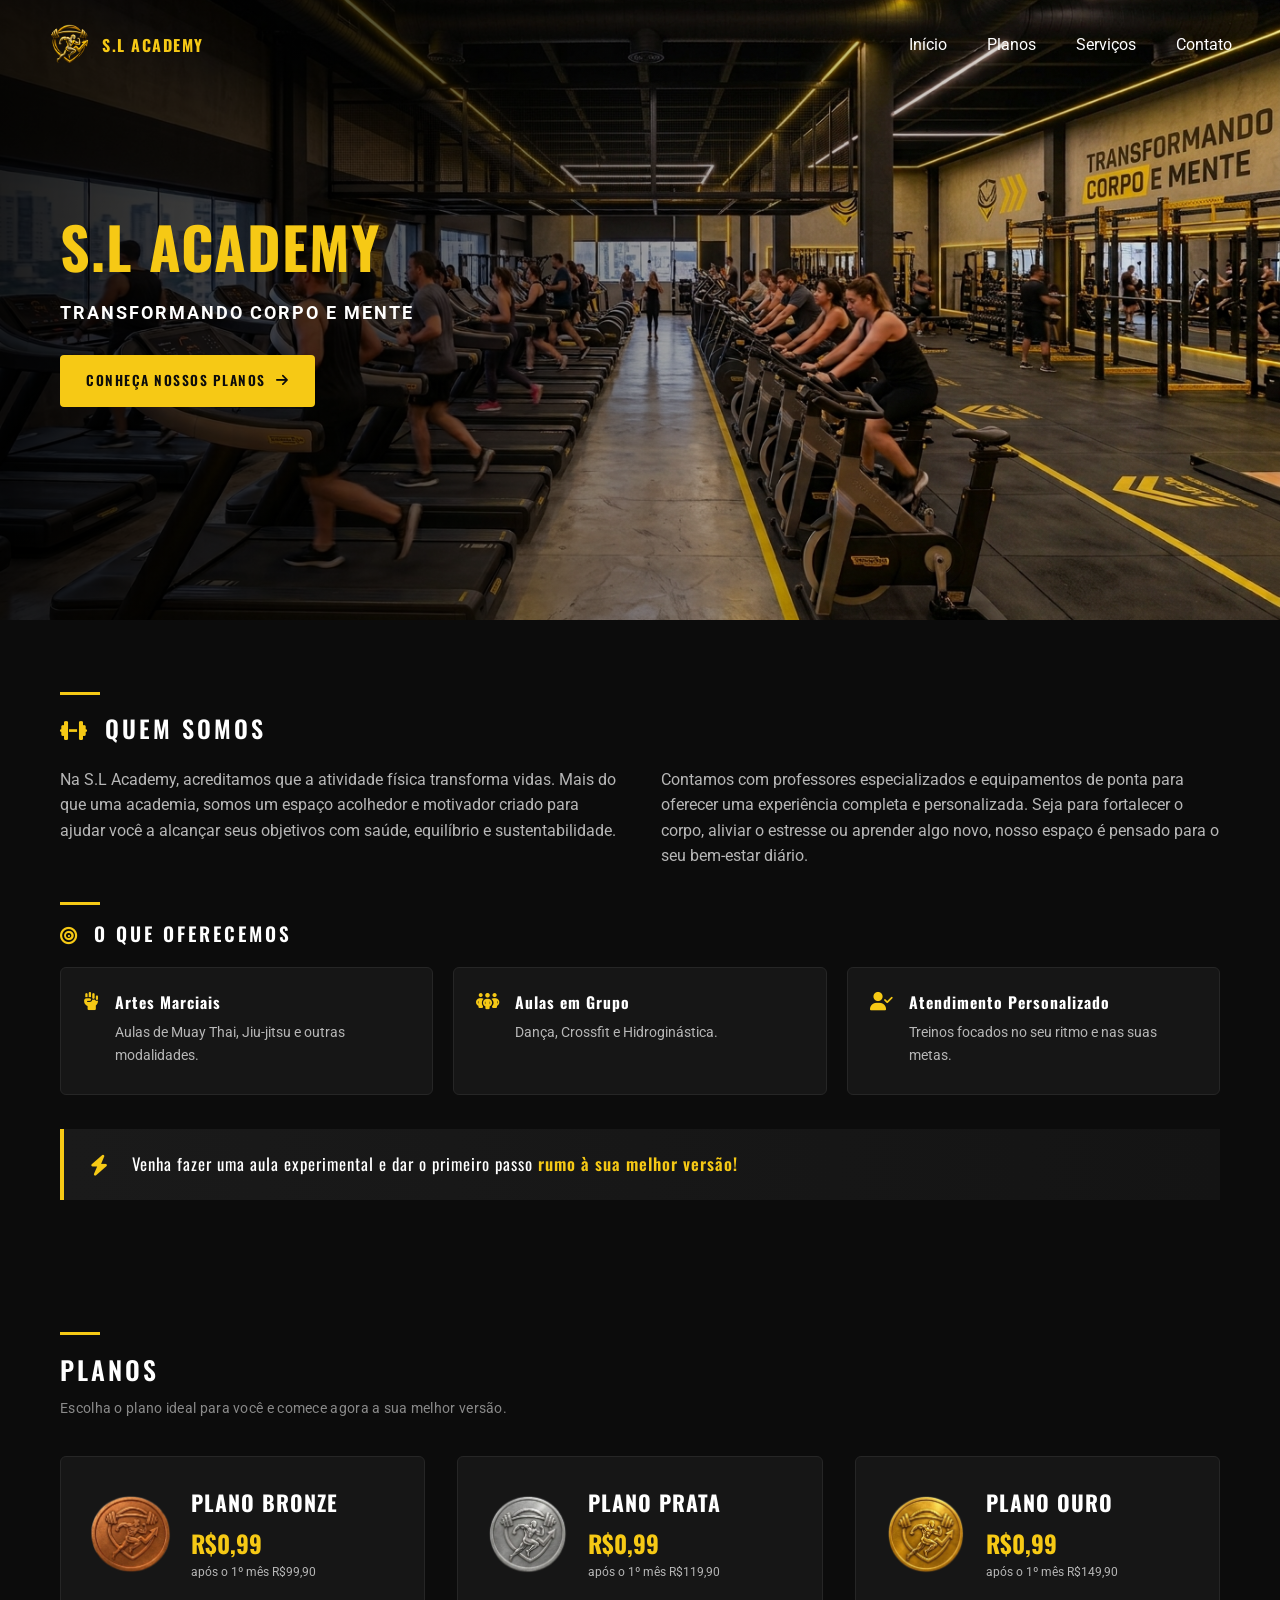
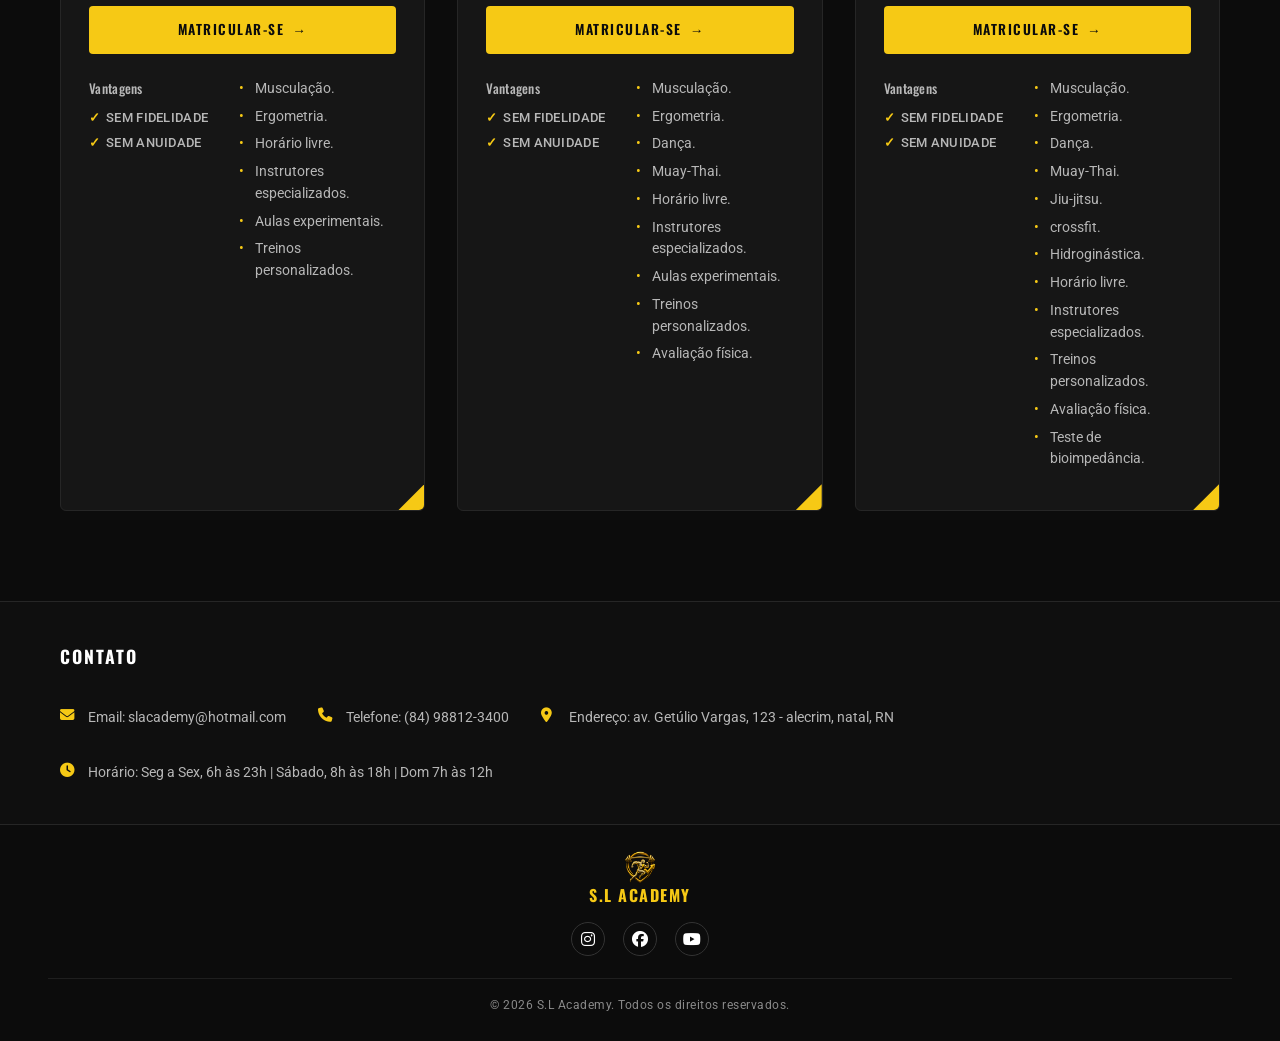
<file: index.html>
<!DOCTYPE html>
<html lang="pt-br">
<head>
    <meta charset="UTF-8">
    <meta name="viewport" content="width=device-width, initial-scale=1.0">
    <title>S.L Academy</title>
    <link rel="icon" type="image/png" sizes="64x64" href="assets/logo-academia.png">
    <link rel="stylesheet" href="styles.css"> 
    <link rel="stylesheet" href="https://cdnjs.cloudflare.com/ajax/libs/font-awesome/6.4.0/css/all.min.css">
</head>
<body>
    <header class="hero" id="inicio">
        <nav class="navbar">
            <div class="logo">
                <img src="assets/logo-academia.png" alt="Logo da S.L Academy" class="logo-badge">
                <span class="logo-text"><strong>S.L Academy</strong></span>
            </div>
            <ul class="navlinks">
                <li><a href="#inicio">Início</a></li>
                <li><a href="#planos">Planos</a></li>
                <li><a href="#servicos">Serviços</a></li>
                <li><a href="#contato">Contato</a></li>
            </ul>
        </nav>
        <!--aqui vai a imagem de fundo da academia-->
        <div class="hero-content">
            <img src="assets/background2.jpg" alt="Imagem da S.L Academy" class="hero-image">
            <h1><span class="hero-linha2">S.L Academy</span></h1>
            <p><strong>Transformando Corpo e Mente</strong></p>
            <a href="#planos" class="btn-hero">Conheça nossos planos <i class="fa-solid fa-arrow-right"></i></a>
        </div>
    </header>
    <main>
        <section class="sobre-container">
            <div class="quem-somos">
                <h2><i class="fa-solid fa-dumbbell icon-title"></i> Quem somos</h2>
                <div class="quem-somos-texto">
                    <p>Na S.L Academy, acreditamos que a atividade física transforma vidas. Mais do que uma academia, somos um espaço acolhedor e motivador criado para ajudar você a alcançar seus objetivos com saúde, equilíbrio e sustentabilidade.</p>
                    <p>Contamos com professores especializados e equipamentos de ponta para oferecer uma experiência completa e personalizada. Seja para fortalecer o corpo, aliviar o estresse ou aprender algo novo, nosso espaço é pensado para o seu bem-estar diário.</p>
                </div>
            </div>

            <div class="ofertas-container" id="servicos">
                <h3><i class="fa-solid fa-bullseye icon-title"></i> O que oferecemos</h3>
                <div class="ofertas-grid">
                    <article class="oferta-item">
                        <i class="fa-solid fa-hand-fist icon-item"></i>
                        <div>
                            <strong>Artes Marciais</strong>
                            <p>Aulas de Muay Thai, Jiu-jitsu e outras modalidades.</p>
                        </div>
                    </article>
                    <article class="oferta-item">
                        <i class="fa-solid fa-people-group icon-item"></i>
                        <div>
                            <strong>Aulas em Grupo</strong>
                            <p>Dança, Crossfit e Hidroginástica.</p>
                        </div>
                    </article>
                    <article class="oferta-item">
                        <i class="fa-solid fa-user-check icon-item"></i>
                        <div>
                            <strong>Atendimento Personalizado</strong>
                            <p>Treinos focados no seu ritmo e nas suas metas.</p>
                        </div>
                    </article>
                </div>
            </div>

            <p class="sobre-destaque"><i class="fa-solid fa-bolt icon-item"></i>Venha fazer uma aula experimental e dar o primeiro passo <span class="destaque">rumo à sua melhor versão!</span></p>
        </section>
        <section id="planos" class="planos-container">
            <h2>Planos</h2>
            <div class="menu-grid">
                <div class="menu-item">
                    <div class="plano-cabecalho">
                        <img src="assets/bronze-cunhada.png" alt="Plano Bronze">
                        <div class="plano-titulo">
                            <h3>Plano Bronze</h3>
                            <p><strong>R$0,99</strong></p>
                            <p>após o 1º mês R$99,90</p>
                        </div>
                    </div>
                    <a href="matricula.html" class="btn-matricular">Matricular-se</a>
                    <div class="plano-conteudo">
                    <div class="plano-vantagens">
                        <p><strong>Vantagens</strong></p>
                        <p><span style="color: green; font-weight: bold;">✓</span><strong>SEM FIDELIDADE</strong></p>
                        <p><span style="color: green; font-weight: bold;">✓</span><strong>SEM ANUIDADE</strong></p>
                    </div>
                    <ul>
                        <li>Musculação.</li>
                        <li>Ergometria.</li>
                        <li>Horário livre.</li>
                        <li>Instrutores especializados.</li>
                        <li>Aulas experimentais.</li>
                        <li>Treinos personalizados.</li>
                    </ul>
                    </div>
                </div>
                <div class="menu-item">
                    <div class="plano-cabecalho">
                        <img src="assets/prata-cunhada.png" alt="Plano Prata">
                        <div class="plano-titulo">
                            <h3>Plano Prata</h3>
                            <p><strong>R$0,99</strong></p>
                            <p>após o 1º mês R$119,90</p>
                        </div>
                    </div>
                    <a href="matricula.html" class="btn-matricular">Matricular-se</a>
                    <div class="plano-conteudo">
                    <div class="plano-vantagens">
                        <p><strong>Vantagens</strong></p>
                        <p><span style="color: green; font-weight: bold;">✓</span><strong>SEM FIDELIDADE</strong></p>
                        <p><span style="color: green; font-weight: bold;">✓</span><strong>SEM ANUIDADE</strong></p>
                    </div>
                    <ul>
                        <li>Musculação.</li>
                        <li>Ergometria.</li>
                        <li>Dança.</li>
                        <li>Muay-Thai.</li>
                        <li>Horário livre.</li>
                        <li>Instrutores especializados.</li>
                        <li>Aulas experimentais.</li>
                        <li>Treinos personalizados.</li>
                        <li>Avaliação física.</li>
                    </ul>
                    </div>
                </div>
                <div class="menu-item">
                    <div class="plano-cabecalho">
                        <img src="assets/ouro-cunhada.png" alt="Plano Ouro">
                        <div class="plano-titulo">
                            <h3>Plano Ouro</h3>
                            <p><strong>R$0,99</strong></p>
                            <p>após o 1º mês R$149,90</p>
                        </div>
                    </div>
                    <a href="matricula.html" class="btn-matricular">Matricular-se</a>
                    <div class="plano-conteudo">
                    <div class="plano-vantagens">
                        <p><strong>Vantagens</strong></p>
                        <p><span style="color: green; font-weight: bold;">✓</span><strong>SEM FIDELIDADE</strong></p>
                        <p><span style="color: green; font-weight: bold;">✓</span><strong>SEM ANUIDADE</strong></p>
                    </div>
                    <ul>
                        <li>Musculação.</li>
                        <li>Ergometria.</li>
                        <li>Dança.</li>
                        <li>Muay-Thai.</li>
                        <li>Jiu-jitsu.</li>
                        <li>crossfit.</li>
                        <li>Hidroginástica.</li>
                        <li>Horário livre.</li>
                        <li>Instrutores especializados.</li>
                        <li>Treinos personalizados.</li>
                        <li>Avaliação física.</li>
                        <li>Teste de bioimpedância.</li>
                    </ul>
                    </div>
                </div>
            </div>
        </section>
        <section id="contato">
            <h2>Contato</h2>
            <p><i class="fa-solid fa-envelope icon-item"></i>Email: slacademy@hotmail.com</p>
            <p><i class="fa-solid fa-phone icon-item"></i>Telefone: (84) 98812-3400</p>
            <p><i class="fa-solid fa-location-dot icon-item"></i>Endereço: av. Getúlio Vargas, 123 - alecrim, natal, RN</p>
            <p><i class="fa-solid fa-clock icon-item"></i>Horário: Seg a Sex, 6h às 23h | Sábado, 8h às 18h | Dom 7h às 12h</p>
        </section>
    </main>
    <footer>
        <div class="footer-brand">
            <img src="assets/logo-academia.png" alt="Logo da S.L Academy" class="logo-badge">
            <span class="logo-text"><strong>S.L Academy</strong></span>
        </div>
        <div class="footer-social">
            <a href="#" aria-label="Instagram"><i class="fa-brands fa-instagram"></i></a>
            <a href="#" aria-label="Facebook"><i class="fa-brands fa-facebook"></i></a>
            <a href="#" aria-label="YouTube"><i class="fa-brands fa-youtube"></i></a>
        </div>
        <p>&copy; 2026 S.L Academy. Todos os direitos reservados.</p>
    </footer>
</body>
</html>
</file>
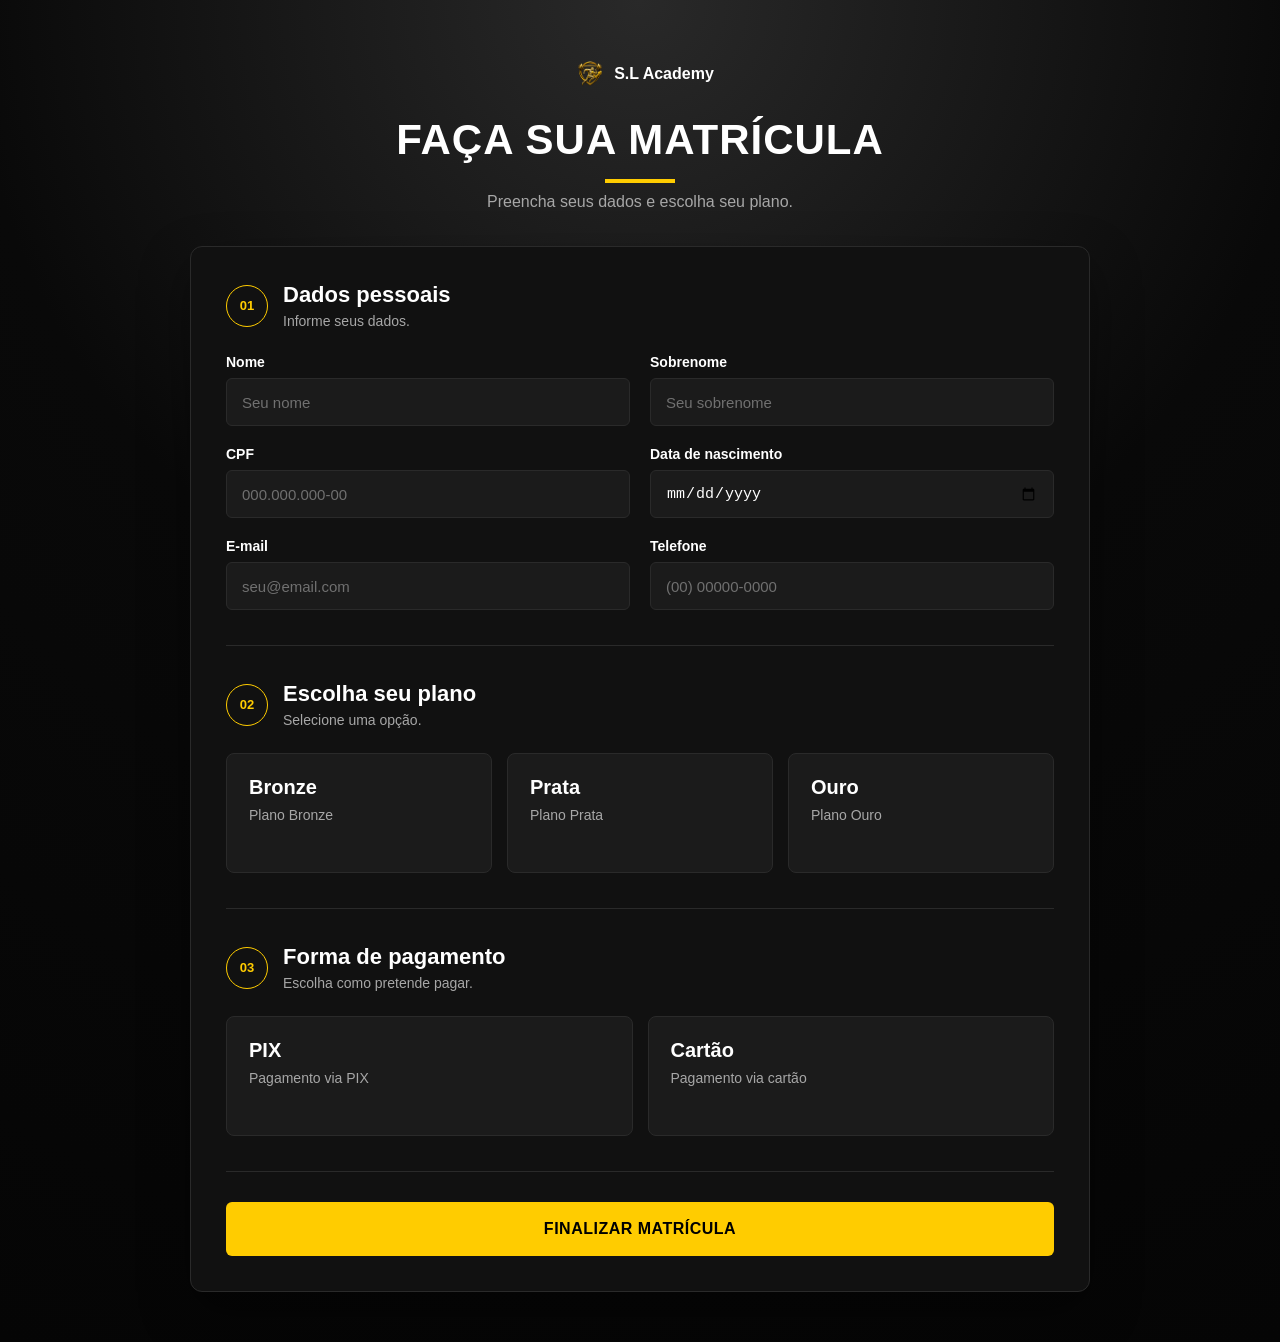
<file: matricula.html>
<!DOCTYPE html>
<html lang="pt-BR">

<head>
    <meta charset="UTF-8">
    <meta name="viewport" content="width=device-width, initial-scale=1.0">
    <title>Matrícula</title>
    <link rel="stylesheet" href="matricula.css">
</head>

<body>

    <main class="matricula">
        <div class="logo-area">
            <img src="assets/logo-academia.png" alt="Logo da S.L Academy" class="logo-badge">
            <span class="logo-text"><strong>S.L Academy</strong></span>

        </div>

        <header class="matricula-header">
            <h1>Faça sua matrícula</h1>
            <p>Preencha seus dados e escolha seu plano.</p>
        </header>

        <form class="matricula-form">

            <section class="form-section">
                <div class="section-title">
                    <span>01</span>
                    <div>
                        <h2>Dados pessoais</h2>
                        <p>Informe seus dados.</p>
                    </div>
                </div>

                <div class="form-grid">
                    <div class="form-group">
                        <label for="nome">Nome</label>
                        <input type="text" id="nome" placeholder="Seu nome">
                    </div>

                    <div class="form-group">
                        <label for="sobrenome">Sobrenome</label>
                        <input type="text" id="sobrenome" placeholder="Seu sobrenome">
                    </div>

                    <div class="form-group">
                        <label for="cpf">CPF</label>
                        <input type="text" id="cpf" placeholder="000.000.000-00">
                    </div>

                    <div class="form-group">
                        <label for="nascimento">Data de nascimento</label>
                        <input type="date" id="nascimento">
                    </div>

                    <div class="form-group">
                        <label for="email">E-mail</label>
                        <input type="email" id="email" placeholder="seu@email.com">
                    </div>

                    <div class="form-group">
                        <label for="telefone">Telefone</label>
                        <input type="tel" id="telefone" placeholder="(00) 00000-0000">
                    </div>
                </div>
            </section>

            <section class="form-section">
                <div class="section-title">
                    <span>02</span>
                    <div>
                        <h2>Escolha seu plano</h2>
                        <p>Selecione uma opção.</p>
                    </div>
                </div>

                <div class="plan-options">

                    <label class="plan-card">
                        <input type="radio" name="plano" value="bronze">
                        <div class="card-content">
                            <h3>Bronze</h3>
                            <p>Plano Bronze</p>
                        </div>
                    </label>

                    <label class="plan-card">
                        <input type="radio" name="plano" value="prata">
                        <div class="card-content">
                            <h3>Prata</h3>
                            <p>Plano Prata</p>
                        </div>
                    </label>

                    <label class="plan-card">
                        <input type="radio" name="plano" value="ouro">
                        <div class="card-content">
                            <h3>Ouro</h3>
                            <p>Plano Ouro</p>
                        </div>
                    </label>

                </div>
            </section>

            <section class="form-section">
                <div class="section-title">
                    <span>03</span>
                    <div>
                        <h2>Forma de pagamento</h2>
                        <p>Escolha como pretende pagar.</p>
                    </div>
                </div>

                <div class="payment-options">

                    <label class="payment-card">
                        <input type="radio" name="pagamento" value="pix">
                        <div class="card-content">
                            <h3>PIX</h3>
                            <p>Pagamento via PIX</p>
                        </div>
                    </label>

                    <label class="payment-card">
                        <input type="radio" name="pagamento" value="cartao">
                        <div class="card-content">
                            <h3>Cartão</h3>
                            <p>Pagamento via cartão</p>
                        </div>
                    </label>

                </div>
            </section>

            <div class="form-actions">
                <button type="button" class="btn-matricula">
                    Finalizar matrícula
                </button>
            </div>

        </form>

    </main>

</body>
</html>
</file>
<file: styles.css>
/* É AQUI QUE O FILHO CHORA A MÃE VÊ É DA RISADA*/
@import url('https://fonts.googleapis.com/css2?family=Oswald:wght@400;500;600;700&family=Roboto:wght@300;400;500;700&display=swap');

:root {
  --preto: #0c0c0c;
  --preto-card: #161616;
  --preto-card-2: #1b1b1b;
  --amarelo: #F6C915;
  --amarelo-escuro: #d9ad0a;
  --branco: #ffffff;
  --cinza-claro: #b7b7b7;
  --cinza-medio: #8a8a8a;
}

* {
  margin: 0;
  padding: 0;
  box-sizing: border-box;
}

img {
  max-width: 100%;
  display: block;
}

body {
  background-color: var(--preto);
  color: var(--branco);
  font-family: 'Roboto', sans-serif;
  line-height: 1.6;
}

h1, h2, h3 {
  font-family: 'Oswald', sans-serif;
  text-transform: uppercase;
}

ul {
  list-style: none;
}

a {
  text-decoration: none;
  color: inherit;
}

/* HEADER / HERO */

.hero {
  position: relative;
  min-height: 620px;
  overflow: hidden;
  display: flex;
  flex-direction: column;
}

.hero-image {
  position: absolute;
  inset: 0;
  width: 100%;
  height: 100%;
  object-fit: cover;
  z-index: -2;
}

/* degradê escuro à esquerda pra dar legibilidade ao texto*/
.hero::after {
  content: "";
  position: absolute;
  inset: 0;
  background: linear-gradient(
    90deg,
    rgba(0, 0, 0, 0.88) 0%,
    rgba(0, 0, 0, 0.65) 30%,
    rgba(0, 0, 0, 0.25) 60%,
    rgba(0, 0, 0, 0.05) 100%
  );
  z-index: -1;
}

/* NAVBAR */

.navbar {
  position: fixed;
  z-index: 1000;
  width: 100%;
  padding: 24px 48px;
  top: 0;
  left: 0;
  display: flex;
  align-items: center;
  justify-content: space-between;
}

.logo {
  display: flex;
  align-items: center;
  gap: 12px;
}

.logo-badge {
  width: 42px;
  height: 42px;
  border-radius: 50%;
  object-fit: cover;
  flex-shrink: 0;
}

.logo-text {
  font-family: 'Oswald', sans-serif;
  font-size: 0.8rem;
  letter-spacing: 1.5px;
  text-transform: uppercase;
  color: var(--branco);
  line-height: 1.3;
}

.logo-text strong {
  color: var(--amarelo);
  font-size: 1rem;
}

.navlinks {
  display: flex;
  gap: 40px;
}

.hero-content {
  flex: 1;
  display: flex;
  flex-direction: column;
  justify-content: center;
  padding: 0 60px;
  max-width: 780px;
}

.hero-content h1 {
  line-height: 1.15;
  margin-bottom: 18px;
  letter-spacing: 1px;
}

.hero-content h1 .hero-linha1 {
  display: block;
  font-size: 2.1rem;
  font-weight: 500;
  color: var(--branco);
}

.hero-content h1 .hero-linha2 {
  display: block;
  font-size: 3.6rem;
  font-weight: 700;
  color: var(--amarelo);
}

.hero-content p {
  font-size: 1.15rem;
  color: var(--branco);
  letter-spacing: 2px;
  text-transform: uppercase;
  font-weight: 400;
  margin-bottom: 28px;
}

.btn-hero {
  display: inline-flex;
  align-items: center;
  gap: 10px;
  width: fit-content;
  background: var(--amarelo);
  color: var(--preto);
  font-family: 'Oswald', sans-serif;
  font-weight: 600;
  letter-spacing: 1.5px;
  text-transform: uppercase;
  font-size: 0.85rem;
  padding: 15px 26px;
  border-radius: 4px;
  transition: background 0.2s ease;
}

.btn-hero:hover {
  background: var(--amarelo-escuro);
}

/*  SOBRE / "QUEM SOMOS" + "O QUE OFERECEMOS" */

.sobre-container {
  display: grid;
  grid-template-columns: 1fr;
  gap: 34px;
  padding: 72px 60px;
  max-width: 1400px;
  margin: 0 auto;
}

.quem-somos h2,
.ofertas-container h3 {
  font-size: 1.5rem;
  font-weight: 600;
  letter-spacing: 3px;
  position: relative;
  margin-bottom: 20px;
}

.quem-somos h2::before,
.ofertas-container h3::before {
  content: "";
  display: block;
  width: 40px;
  height: 3px;
  background: var(--amarelo);
  margin-bottom: 14px;
}

.icon-title {
  color: var(--amarelo);
  font-size: 0.9em;
  margin-right: 6px;
}

.quem-somos-texto {
  display: grid;
  grid-template-columns: repeat(2, minmax(0, 1fr));
  gap: 42px;
}

.quem-somos-texto p {
  color: var(--cinza-claro);
  font-size: 0.98rem;
  margin: 0;
}

.ofertas-container h3 {
  font-size: 1.2rem;
  margin-bottom: 18px;
}

.ofertas-grid {
  display: grid;
  grid-template-columns: repeat(3, minmax(0, 1fr));
  gap: 20px;
}

.oferta-item {
  display: flex;
  gap: 16px;
  align-items: flex-start;
  background: var(--preto-card);
  border: 1px solid #262626;
  border-radius: 6px;
  padding: 22px;
  min-height: 128px;
}

.oferta-item > .icon-item {
  color: var(--amarelo);
  font-size: 1.15rem;
  margin-top: 3px;
  flex-shrink: 0;
}

.oferta-item strong {
  display: block;
  color: var(--branco);
  font-family: 'Oswald', sans-serif;
  letter-spacing: 1px;
  font-size: 0.98rem;
  margin-bottom: 5px;
}

.oferta-item p {
  color: var(--cinza-claro);
  font-size: 0.9rem;
  margin: 0;
}

.sobre-destaque {
  margin: 0;
  background: linear-gradient(90deg, #1a1a1a 0%, #141414 100%);
  border-left: 4px solid var(--amarelo);
  padding: 22px 28px 22px 68px;
  font-family: 'Oswald', sans-serif;
  font-size: 1.05rem;
  letter-spacing: 1px;
  color: var(--branco);
  position: relative;
}

.sobre-destaque .icon-item {
  position: absolute;
  left: 26px;
  top: 50%;
  transform: translateY(-50%);
  color: var(--amarelo);
  font-size: 1.3rem;
}

.sobre-destaque .destaque {
  color: var(--amarelo);
  font-weight: 600;
}

/* PLANOS */

.planos-container {
  padding: 60px 60px 90px;
  max-width: 1400px;
  margin: 0 auto;
}

.planos-container > h2 {
  font-size: 1.6rem;
  font-weight: 600;
  letter-spacing: 3px;
  margin-bottom: 8px;
  position: relative;
  padding-left: 0;
}

.planos-container > h2::before {
  content: "";
  display: block;
  width: 40px;
  height: 3px;
  background: var(--amarelo);
  margin-bottom: 14px;
}

.planos-container > h2::after {
  content: "Escolha o plano ideal para você e comece agora a sua melhor versão.";
  display: block;
  font-family: 'Roboto', sans-serif;
  text-transform: none;
  font-size: 0.85rem;
  letter-spacing: 0.3px;
  color: var(--cinza-medio);
  font-weight: 400;
  margin-top: 8px;
  margin-bottom: 36px;
}

.menu-grid {
  display: grid;
  grid-template-columns: repeat(3, minmax(0, 1fr));
  align-items: stretch;
  gap: 32px;
}

.menu-item {
  background: var(--preto-card);
  border: 1px solid #262626;
  border-radius: 6px;
  padding: 28px 28px 34px;
  position: relative;
  overflow: hidden;
  display: flex;
  flex-direction: column;
  min-width: 0;
}

.menu-item::after {
  content: "";
  position: absolute;
  right: 0;
  bottom: 0;
  width: 26px;
  height: 26px;
  background: var(--amarelo);
  clip-path: polygon(100% 0, 0 100%, 100% 100%);
}

.plano-cabecalho {
  display: flex;
  align-items: center;
  gap: 18px;
  min-height: 92px;
  margin-bottom: 24px;
}

.plano-cabecalho img {
  width: 84px;
  height: 84px;
  object-fit: contain;
  flex-shrink: 0;
}

.plano-titulo {
  min-width: 0;
}

.plano-titulo h3 {
  font-size: 1.35rem;
  font-weight: 700;
  letter-spacing: 1px;
  text-transform: uppercase;
  margin-bottom: 4px;
}

.plano-titulo p {
  margin: 0;
}

.plano-titulo p:first-of-type {
  color: var(--amarelo);
  font-size: 1.5rem;
  font-weight: 700;
  font-family: 'Oswald', sans-serif;
}

.plano-titulo p:last-of-type {
  color: var(--cinza-claro);
  font-size: 0.78rem;
}

.menu-item a.btn-matricular {
  display: flex;
  align-items: center;
  justify-content: center;
  gap: 8px;
  width: 100%;
  margin-bottom: 24px;
  flex-shrink: 0;
  background: var(--amarelo);
  color: var(--preto);
  font-family: 'Oswald', sans-serif;
  font-weight: 600;
  letter-spacing: 1.5px;
  text-transform: uppercase;
  font-size: 0.85rem;
  padding: 0;
  height: 48px;
  border-radius: 4px;
  transition: background 0.2s ease, transform 0.2s ease;
}

.menu-item a.btn-matricular::after {
  content: "→";
}

.menu-item a.btn-matricular:hover {
  background: var(--amarelo-escuro);
  transform: translateY(-1px);
}

.plano-conteudo {
  display: grid;
  grid-template-columns: 130px 1fr;
  gap: 20px;
  align-items: start;
}

.plano-vantagens p:first-child {
  font-family: 'Oswald', sans-serif;
  font-size: 0.82rem;
  letter-spacing: 1.5px;
  color: var(--branco);
  margin-bottom: 8px;
}

.plano-vantagens p {
  font-size: 0.82rem;
  color: var(--cinza-claro);
  margin-bottom: 4px;
}

.plano-vantagens p strong {
  font-weight: 500;
  color: var(--cinza-claro);
  letter-spacing: 0.3px;
}

.menu-item span[style] {
  color: var(--amarelo) !important;
  margin-right: 6px;
}

.plano-conteudo ul {
  font-size: 0.85rem;
  color: var(--cinza-claro);
}

.plano-conteudo ul li {
  position: relative;
  padding-left: 16px;
  margin-bottom: 6px;
}

.plano-conteudo ul li::before {
  content: "•";
  position: absolute;
  left: 0;
  color: var(--amarelo);
}

/* CONTATO */

main > section:last-of-type {
  background: #0f0f0f;
  border-top: 1px solid #262626;
  padding: 40px 60px;
  display: flex;
  flex-wrap: wrap;
  gap: 32px;
  align-items: center;
  max-width: 1500px;
  margin: 0 auto;
}

main > section:last-of-type h2 {
  width: 100%;
  font-size: 1.1rem;
  letter-spacing: 2px;
  margin-bottom: 4px;
}

main > section:last-of-type p {
  font-size: 0.9rem;
  color: var(--cinza-claro);
  position: relative;
  padding-left: 28px;
}

main > section:last-of-type p .icon-item {
  position: absolute;
  left: 0;
  top: 2px;
  color: var(--amarelo);
}

/* FOOTER */

footer {
  background: var(--preto);
  border-top: 1px solid #262626;
  padding: 26px 48px;
  display: flex;
  flex-direction: column;
  align-items: center;
  justify-content: center;
  gap: 16px;
  text-align: center;
}

.footer-brand {
  display: flex;
  align-items: center;
  flex-direction: column;
  justify-content: center;
  margin: 0 auto;
  width:100%;

}

.footer-brand .logo-badge {
  width: 34px;
  height: 34px;
  font-size: 0.9rem;
}

.footer-brand .logo-text {
  font-size: 0.85rem;
}

.footer-social {
  display: flex;
  align-items: center;
  justify-content: center;
  gap: 18px;
  width: 100%;
}

.footer-social a {
  width: 34px;
  height: 34px;
  border-radius: 50%;
  border: 1px solid #333;
  display: flex;
  align-items: center;
  justify-content: center;
  color: var(--branco);
  font-size: 1rem;
  transition: background 0.2s ease, color 0.2s ease;
}

.footer-social a:hover {
  background: var(--amarelo);
  color: var(--preto);
}

footer p {
  font-size: 0.78rem;
  color: var(--cinza-medio);
  letter-spacing: 0.5px;
  width: 100%;
  text-align: center;
  order: 3;
  border-top: 1px solid #1f1f1f;
  padding-top: 16px;
  margin-top: 6px;
}

/* RESPONSIVO */

@media (max-width: 960px) {
  .quem-somos-texto,
  .ofertas-grid,
  .menu-grid {
    grid-template-columns: 1fr;
  }

  .sobre-container,
  .planos-container {
    padding-left: 28px;
    padding-right: 28px;
  }

  .hero-content h1 .hero-linha1 {
    font-size: 1.3rem;
  }

  .hero-content h1 .hero-linha2 {
    font-size: 2.2rem;
  }

  .navbar {
    flex-direction: column;
    gap: 16px;
  }

  .navlinks {
    justify-content: center;
    flex-wrap: wrap;
    gap: 20px;
  }

  .plano-conteudo {
    grid-template-columns: 1fr 1.5fr;
  }

  footer {
    justify-content: center;
    text-align: center;
  }
}

@media (max-width: 600px) {
  .navbar {
    padding: 20px 22px;
  }

  .hero-content {
    padding: 0 28px;
  }

  .sobre-container,
  .planos-container {
    padding-left: 20px;
    padding-right: 20px;
  }

  .plano-cabecalho {
    gap: 14px;
  }

  .plano-conteudo {
    grid-template-columns: 1fr;
    gap: 14px;
  }

  main > section:last-of-type {
    padding: 32px 20px;
    gap: 18px;
  }
}
</file>
<file: matricula.css>
* {
    margin: 0;
    padding: 0;
    box-sizing: border-box;
}

:root {
    --preto: #090909;
    --preto-2: #111111;
    --cinza-escuro: #1b1b1b;
    --cinza: #2a2a2a;
    --cinza-texto: #a7a7a7;
    --branco: #ffffff;
    --amarelo: #ffcc00;
}

body {
    min-height: 100vh;
    font-family: Arial, Helvetica, sans-serif;
    background:
        radial-gradient(circle at top, #292929 0%, var(--preto) 45%, #050505 100%);
    color: var(--branco);
    padding: 50px 20px;
}

/* CONTAINER */

.matricula {
    width: 100%;
    max-width: 900px;
    margin: 0 auto;
}
.logo-area {
    display: flex;
    object-fit: contain;
    justify-content: center;
    align-items: center;
    margin-bottom: 18px;
}
.logo-badge {
    width: 48px;
    height: 48px;
    object-fit: contain;
}

.logo-placeholder {
    width: 48px;
    height: 48px;
    border: 2px solid var(--amarelo);
    border-radius: 14px;
    display: flex;
    flex-direction: column;
    justify-content: center;
    align-items: center;
    background: var(--preto-2);
    color: var(--amarelo);
    text-align: center;
    box-shadow: 0 8px 25px rgba(0, 0, 0, 0.3);
}

.logo-placeholder span {
    font-size: 22px;
    font-weight: 900;
    letter-spacing: 1px;
}

.logo-placeholder small {
    margin-top: 5px;
    font-size: 10px;
    font-weight: 700;
    letter-spacing: 2px;
    color: var(--branco);
}

/* CABEÇALHO */

.matricula-header {
    text-align: center;
    margin-bottom: 35px;
}

.matricula-header h1 {
    font-size: 42px;
    font-weight: 800;
    text-transform: uppercase;
    letter-spacing: 1px;
    margin-bottom: 10px;
}

.matricula-header h1::after {
    content: "";
    display: block;
    width: 70px;
    height: 4px;
    background: var(--amarelo);
    margin: 15px auto 0;
}

.matricula-header p {
    color: var(--cinza-texto);
    font-size: 16px;
}

/* FORMULÁRIO */

.matricula-form {
    background: var(--preto-2);
    border: 1px solid var(--cinza);
    border-radius: 12px;
    padding: 35px;
    box-shadow: 0 20px 50px rgba(0, 0, 0, 0.4);
}

/* SEÇÕES */

.form-section {
    padding-bottom: 35px;
    margin-bottom: 35px;
    border-bottom: 1px solid var(--cinza);
}

.form-section:last-of-type {
    margin-bottom: 0;
}

.section-title {
    display: flex;
    align-items: center;
    gap: 15px;
    margin-bottom: 25px;
}

.section-title > span {
    display: flex;
    align-items: center;
    justify-content: center;
    min-width: 42px;
    height: 42px;
    border: 1px solid var(--amarelo);
    border-radius: 50%;
    color: var(--amarelo);
    font-size: 13px;
    font-weight: bold;
}

.section-title h2 {
    font-size: 22px;
    margin-bottom: 5px;
}

.section-title p {
    color: var(--cinza-texto);
    font-size: 14px;
}

/* CAMPOS */

.form-grid {
    display: grid;
    grid-template-columns: repeat(2, 1fr);
    gap: 20px;
}

.form-group {
    display: flex;
    flex-direction: column;
    gap: 8px;
}

.form-group label {
    font-size: 14px;
    font-weight: bold;
}

.form-group input {
    width: 100%;
    height: 48px;
    padding: 0 15px;
    background: var(--cinza-escuro);
    border: 1px solid var(--cinza);
    border-radius: 6px;
    color: var(--branco);
    font-size: 15px;
    outline: none;
    transition: 0.2s ease;
}

.form-group input::placeholder {
    color: #707070;
}

.form-group input:focus {
    border-color: var(--amarelo);
    box-shadow: 0 0 0 2px rgba(255, 204, 0, 0.12);
}

/* PLANOS */

.plan-options {
    display: grid;
    grid-template-columns: repeat(3, 1fr);
    gap: 15px;
}

.plan-card,
.payment-card {
    position: relative;
    display: block;
    cursor: pointer;
}

.plan-card input,
.payment-card input {
    position: absolute;
    opacity: 0;
    pointer-events: none;
}

.card-content {
    min-height: 120px;
    padding: 22px;
    background: var(--cinza-escuro);
    border: 1px solid var(--cinza);
    border-radius: 8px;
    transition: 0.2s ease;
}

.card-content h3 {
    font-size: 20px;
    margin-bottom: 8px;
}

.card-content p {
    color: var(--cinza-texto);
    font-size: 14px;
}

.plan-card:hover .card-content,
.payment-card:hover .card-content {
    border-color: #666;
    transform: translateY(-2px);
}

.plan-card input:checked + .card-content,
.payment-card input:checked + .card-content {
    border-color: var(--amarelo);
    box-shadow: 0 0 0 1px var(--amarelo);
    background: #202020;
}

.plan-card input:checked + .card-content h3,
.payment-card input:checked + .card-content h3 {
    color: var(--amarelo);
}

/* PAGAMENTO */

.payment-options {
    display: grid;
    grid-template-columns: repeat(2, 1fr);
    gap: 15px;
}

/* BOTÃO */

.form-actions {
    margin-top: 30px;
}

.btn-matricula {
    width: 100%;
    min-height: 54px;
    border: none;
    border-radius: 6px;
    background: var(--amarelo);
    color: #000000;
    font-size: 16px;
    font-weight: 800;
    text-transform: uppercase;
    letter-spacing: 0.5px;
    cursor: pointer;
    transition: 0.2s ease;
}

.btn-matricula:hover {
    background: #e6b800;
    transform: translateY(-2px);
}

.btn-matricula:active {
    transform: translateY(0);
}

/* RESPONSIVO */

@media (max-width: 700px) {

    body {
        padding: 30px 15px;
    }

    .matricula-header h1 {
        font-size: 30px;
    }

    .matricula-form {
        padding: 25px 20px;
    }

    .form-grid,
    .plan-options,
    .payment-options {
        grid-template-columns: 1fr;
    }

    .section-title {
        align-items: flex-start;
    }

    .section-title h2 {
        font-size: 19px;
    }
}
</file>
